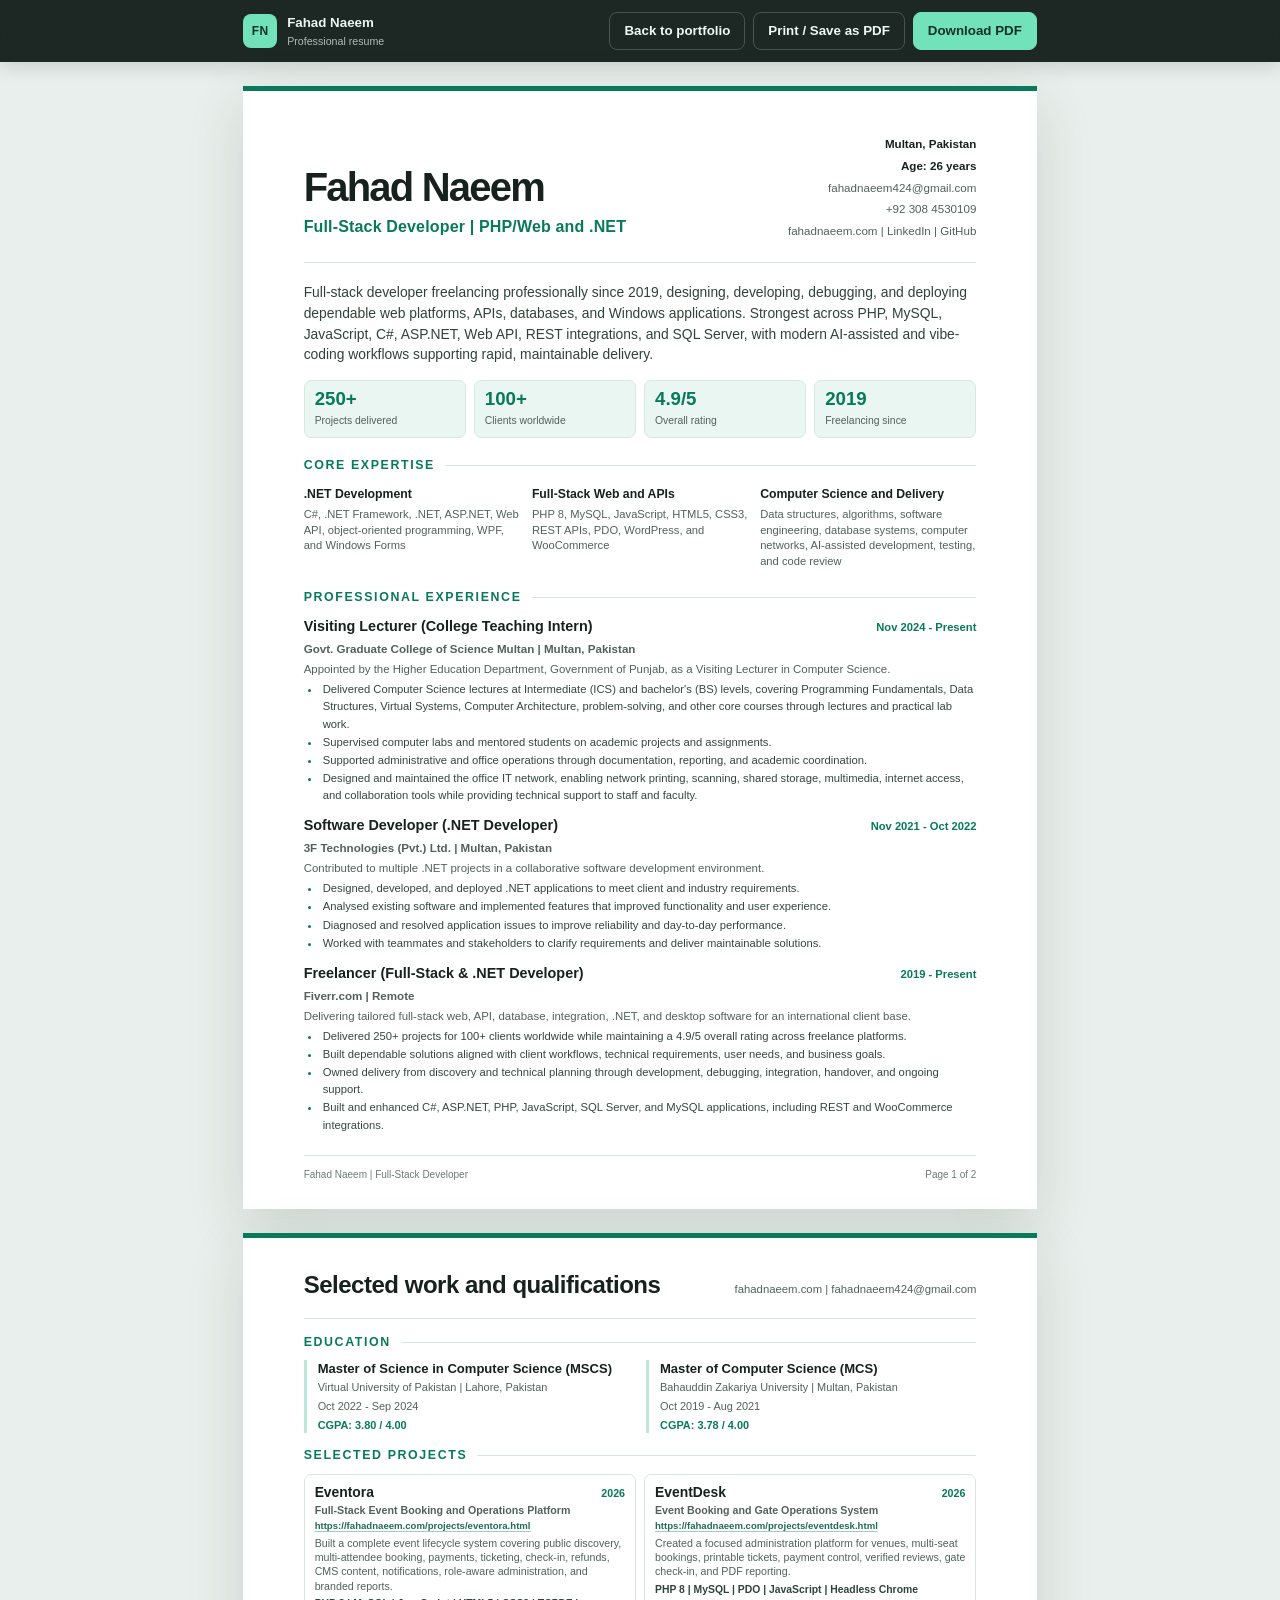
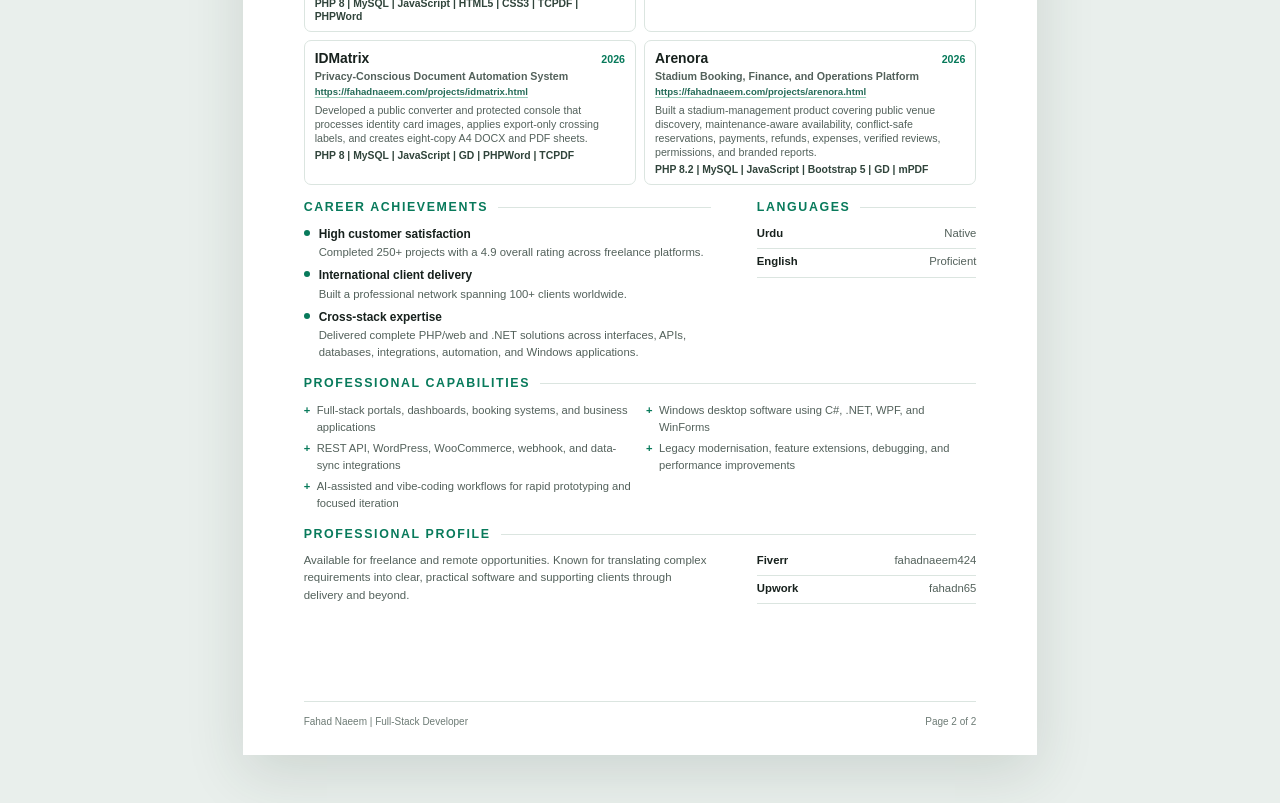
<file: assets/docs/resume.html>
<!doctype html>
<html lang="en">
<head>
  <meta charset="utf-8">
  <meta name="viewport" content="width=device-width, initial-scale=1">
  <meta name="description" content="Resume of Fahad Naeem, a full-stack developer specialising in PHP, MySQL, JavaScript, C#, ASP.NET, Web API, and SQL.">
  <meta name="color-scheme" content="light">
  <title>Fahad Naeem | Full-Stack Developer - Resume</title>
  <style>
    :root {
      --ink: #17211d;
      --muted: #53615b;
      --line: #dbe5e0;
      --accent: #087a5b;
      --accent-soft: #eaf6f1;
      --paper: #ffffff;
      --canvas: #e9efec;
    }

    * { box-sizing: border-box; }

    html { scroll-behavior: smooth; }

    body {
      margin: 0;
      background: var(--canvas);
      color: var(--ink);
      font-family: Inter, "Segoe UI", Arial, sans-serif;
      font-size: 10pt;
      line-height: 1.52;
      -webkit-font-smoothing: antialiased;
    }

    a { color: inherit; text-decoration: none; }
    a:hover { color: var(--accent); }

    .resume-toolbar {
      position: sticky;
      top: 0;
      z-index: 10;
      display: flex;
      align-items: center;
      justify-content: space-between;
      gap: 20px;
      padding: 12px max(18px, calc((100vw - 210mm) / 2));
      color: #eaf6f1;
      background: rgba(20, 31, 27, .96);
      box-shadow: 0 4px 20px rgba(15, 31, 24, .16);
      backdrop-filter: blur(12px);
    }

    .toolbar-brand { display: flex; align-items: center; gap: 10px; }
    .toolbar-mark {
      display: grid;
      width: 34px;
      height: 34px;
      place-items: center;
      border-radius: 8px;
      color: #123127;
      background: #72e2ba;
      font-size: 9pt;
      font-weight: 800;
      letter-spacing: .04em;
    }
    .toolbar-brand strong { display: block; font-size: 10pt; }
    .toolbar-brand small { display: block; color: #aebdb6; font-size: 8pt; }
    .toolbar-actions { display: flex; align-items: center; gap: 8px; }
    .toolbar-button {
      display: inline-flex;
      min-height: 38px;
      align-items: center;
      justify-content: center;
      gap: 7px;
      padding: 8px 14px;
      border: 1px solid #46544e;
      border-radius: 8px;
      color: #eef8f4;
      background: transparent;
      font: inherit;
      font-weight: 700;
      cursor: pointer;
    }
    .toolbar-button:hover { color: #fff; border-color: #72e2ba; }
    .toolbar-button.primary { color: #123127; border-color: #72e2ba; background: #72e2ba; }

    .resume {
      width: 210mm;
      margin: 24px auto 48px;
    }

    .sheet {
      position: relative;
      width: 210mm;
      min-height: 297mm;
      padding: 15mm 16mm 13mm;
      overflow: hidden;
      background: var(--paper);
      box-shadow: 0 18px 55px rgba(33, 54, 45, .14);
    }

    .sheet + .sheet { margin-top: 24px; }
    .sheet::before {
      position: absolute;
      top: 0;
      left: 0;
      width: 100%;
      height: 5px;
      background: var(--accent);
      content: "";
    }

    .resume-header {
      display: grid;
      grid-template-columns: 1.2fr .8fr;
      gap: 16mm;
      align-items: end;
      padding-bottom: 8mm;
      border-bottom: 1px solid var(--line);
    }

    .name {
      margin: 0;
      font-size: 30pt;
      font-weight: 800;
      line-height: 1;
      letter-spacing: -.045em;
    }
    .headline {
      margin: 8px 0 0;
      color: var(--accent);
      font-size: 12pt;
      font-weight: 750;
      letter-spacing: .01em;
    }
    .contact-list {
      display: grid;
      gap: 4px;
      margin: 0;
      padding: 0;
      list-style: none;
      color: var(--muted);
      font-size: 8.7pt;
      text-align: right;
    }
    .contact-list strong { color: var(--ink); font-weight: 650; }

    .summary {
      margin: 7mm 0 0;
      color: #31423a;
      font-size: 10.4pt;
      line-height: 1.58;
    }

    .metrics {
      display: grid;
      grid-template-columns: repeat(4, 1fr);
      gap: 8px;
      margin: 6mm 0 0;
    }
    .metric {
      padding: 10px 11px;
      border: 1px solid #d8e9e2;
      border-radius: 7px;
      background: var(--accent-soft);
    }
    .metric strong { display: block; color: var(--accent); font-size: 14pt; line-height: 1.1; }
    .metric span { display: block; margin-top: 3px; color: var(--muted); font-size: 7.8pt; }

    .section { margin-top: 7mm; }
    .section-title {
      display: flex;
      align-items: center;
      gap: 10px;
      margin: 0 0 4mm;
      color: var(--accent);
      font-size: 9.3pt;
      font-weight: 800;
      letter-spacing: .13em;
      text-transform: uppercase;
    }
    .section-title::after { flex: 1; height: 1px; background: var(--line); content: ""; }

    .skill-groups {
      display: grid;
      grid-template-columns: repeat(3, 1fr);
      gap: 12px;
    }
    .skill-group h3 { margin: 0 0 4px; font-size: 9.2pt; }
    .skill-group p { margin: 0; color: var(--muted); font-size: 8.4pt; line-height: 1.45; }

    .experience-item,
    .education-item,
    .project { break-inside: avoid; }

    .experience-item + .experience-item { margin-top: 5mm; }
    .item-heading {
      display: grid;
      grid-template-columns: 1fr auto;
      gap: 10px;
      align-items: baseline;
    }
    .item-heading h3 { margin: 0; font-size: 10.8pt; }
    .item-period { color: var(--accent); font-size: 8.4pt; font-weight: 750; white-space: nowrap; }
    .item-company { margin: 2px 0 0; color: var(--muted); font-size: 8.7pt; font-weight: 650; }
    .item-summary { margin: 5px 0 0; color: var(--muted); font-size: 8.6pt; }
    .bullet-list { margin: 5px 0 0; padding-left: 17px; color: #36473f; font-size: 8.45pt; }
    .bullet-list li { margin: 2px 0; padding-left: 2px; }
    .bullet-list li::marker { color: var(--accent); }

    .page-heading {
      display: flex;
      align-items: baseline;
      justify-content: space-between;
      gap: 20px;
      padding-bottom: 6mm;
      border-bottom: 1px solid var(--line);
    }
    .page-heading h2 { margin: 0; font-size: 18pt; letter-spacing: -.02em; }
    .page-heading p { margin: 0; color: var(--muted); font-size: 8.5pt; }

    .project-grid { display: grid; grid-template-columns: 1fr 1fr; gap: 11px; }
    .project {
      padding: 11px 12px;
      border: 1px solid var(--line);
      border-radius: 7px;
    }
    .project-top { display: flex; align-items: baseline; justify-content: space-between; gap: 10px; }
    .project h3 { margin: 0; font-size: 10.4pt; }
    .project-year { color: var(--accent); font-size: 8pt; font-weight: 750; }
    .project-role { margin: 2px 0 5px; color: var(--accent); font-size: 8pt; font-weight: 700; }
    .project-link {
      display: block;
      margin: 0 0 4px;
      color: #246b57;
      font-size: 7.2pt;
      font-weight: 650;
      text-decoration: underline;
      text-decoration-color: #9ccfbd;
      text-underline-offset: 2px;
    }
    .project-link:hover { color: var(--accent); text-decoration-color: currentColor; }
    .project p { margin: 0; color: var(--muted); font-size: 8.25pt; line-height: 1.45; }
    .tech-line { margin-top: 6px !important; color: #30443b !important; font-size: 7.8pt !important; font-weight: 650; }

    .education-list { display: grid; grid-template-columns: 1fr 1fr; gap: 12px; }
    .education-item {
      padding-left: 11px;
      border-left: 3px solid #bfe7d7;
    }
    .education-item h3 { margin: 0; font-size: 9.8pt; line-height: 1.35; }
    .education-item p { margin: 3px 0 0; color: var(--muted); font-size: 8.2pt; }
    .education-score { color: var(--accent) !important; font-weight: 750; }

    .two-column { display: grid; grid-template-columns: 1.3fr .7fr; gap: 12mm; }
    .achievement-list { margin: 0; padding: 0; list-style: none; }
    .achievement-list li { position: relative; margin-top: 8px; padding-left: 15px; color: var(--muted); font-size: 8.5pt; }
    .achievement-list li:first-child { margin-top: 0; }
    .achievement-list li::before { position: absolute; top: 5px; left: 0; width: 6px; height: 6px; border-radius: 50%; background: var(--accent); content: ""; }
    .achievement-list strong { display: block; margin-bottom: 1px; color: var(--ink); font-size: 8.9pt; }

    .compact-list { display: grid; gap: 7px; margin: 0; padding: 0; list-style: none; }
    .compact-list li { display: flex; justify-content: space-between; gap: 10px; padding-bottom: 6px; border-bottom: 1px solid var(--line); font-size: 8.5pt; }
    .compact-list span { color: var(--muted); text-align: right; }

    .capabilities {
      display: grid;
      grid-template-columns: repeat(2, 1fr);
      gap: 7px 12px;
      margin: 0;
      padding: 0;
      list-style: none;
      color: var(--muted);
      font-size: 8.4pt;
    }
    .capabilities li { position: relative; padding-left: 13px; }
    .capabilities li::before { position: absolute; left: 0; color: var(--accent); content: "+"; font-weight: 800; }

    .sheet:nth-child(2) { padding-top: 9mm; padding-bottom: 11mm; }
    .sheet:nth-child(2) .page-heading { padding-bottom: 4mm; }
    .sheet:nth-child(2) .section { margin-top: 3.5mm; }
    .sheet:nth-child(2) .section-title { margin-bottom: 2.2mm; }
    .sheet:nth-child(2) .project-grid { gap: 8px; }
    .sheet:nth-child(2) .project { padding: 7px 10px; }
    .sheet:nth-child(2) .project-role { margin-bottom: 2px; }
    .sheet:nth-child(2) .project-link { margin-bottom: 3px; }
    .sheet:nth-child(2) .project p { font-size: 8pt; line-height: 1.32; }
    .sheet:nth-child(2) .tech-line { margin-top: 4px !important; }
    .sheet:nth-child(2) .education-item p { margin-top: 2px; }
    .sheet:nth-child(2) .achievement-list li { margin-top: 5px; }
    .sheet:nth-child(2) .compact-list { gap: 4px; }
    .sheet:nth-child(2) .capabilities { gap: 4px 12px; }

    .sheet:first-child { padding-top: 13mm; }
    .sheet:first-child .resume-header { padding-bottom: 6mm; }
    .sheet:first-child .summary { margin-top: 5mm; line-height: 1.5; }
    .sheet:first-child .metrics { margin-top: 4mm; }
    .sheet:first-child .metric { padding: 8px 10px; }
    .sheet:first-child .section { margin-top: 5mm; }
    .sheet:first-child .section-title { margin-bottom: 2.5mm; }
    .sheet:first-child .skill-group p { line-height: 1.38; }
    .sheet:first-child .experience-item + .experience-item { margin-top: 3mm; }
    .sheet:first-child .item-summary,
    .sheet:first-child .bullet-list { margin-top: 3px; }
    .sheet:first-child .bullet-list li { margin: 1px 0; }

    .resume-footer {
      position: absolute;
      right: 16mm;
      bottom: 7mm;
      left: 16mm;
      display: flex;
      justify-content: space-between;
      padding-top: 3mm;
      border-top: 1px solid var(--line);
      color: #6d7b75;
      font-size: 7.5pt;
    }

    @media screen and (max-width: 860px) {
      body { font-size: 11pt; }
      .resume-toolbar { position: relative; padding: 12px 16px; }
      .toolbar-brand small { display: none; }
      .toolbar-button.secondary { display: none; }
      .resume { width: auto; margin: 0; }
      .sheet { width: auto; min-height: 0; padding: 32px 24px 64px; box-shadow: none; }
      .sheet + .sheet { margin-top: 12px; }
      .resume-header { grid-template-columns: 1fr; gap: 20px; }
      .contact-list { text-align: left; }
      .metrics, .skill-groups, .project-grid, .education-list, .two-column { grid-template-columns: 1fr; }
      .page-heading { align-items: flex-start; flex-direction: column; }
      .resume-footer { right: 24px; bottom: 22px; left: 24px; }
    }

    @page { size: A4; margin: 0; }

    @media print {
      body { background: #fff; print-color-adjust: exact; -webkit-print-color-adjust: exact; }
      .resume-toolbar { display: none !important; }
      .resume { width: 210mm; margin: 0; }
      .sheet { width: 210mm; height: 297mm; min-height: 297mm; padding: 15mm 16mm 13mm; box-shadow: none; break-after: page; page-break-after: always; }
      .sheet + .sheet { margin-top: 0; }
      .sheet:last-child { break-after: auto; page-break-after: auto; }
      .resume-header { grid-template-columns: 1.2fr .8fr; gap: 16mm; }
      .contact-list { text-align: right; }
      .metrics { grid-template-columns: repeat(4, 1fr); }
      .skill-groups { grid-template-columns: repeat(3, 1fr); }
      .project-grid, .education-list { grid-template-columns: 1fr 1fr; }
      .two-column { grid-template-columns: 1.3fr .7fr; }
      .page-heading { align-items: baseline; flex-direction: row; }
      .resume-footer { right: 16mm; bottom: 7mm; left: 16mm; }
      a { color: inherit; }
    }
  </style>
</head>
<body>
  <header class="resume-toolbar" aria-label="Resume actions">
    <a class="toolbar-brand" href="https://fahadnaeem.com/" aria-label="Return to Fahad Naeem portfolio">
      <span class="toolbar-mark" aria-hidden="true">FN</span>
      <span><strong>Fahad Naeem</strong><small>Professional resume</small></span>
    </a>
    <div class="toolbar-actions">
      <a class="toolbar-button secondary" href="https://fahadnaeem.com/">Back to portfolio</a>
      <button class="toolbar-button secondary" type="button" onclick="window.print()">Print / Save as PDF</button>
      <a class="toolbar-button primary" href="https://fahadnaeem.com/assets/docs/Fahad-Naeem-Resume.pdf" download>Download PDF</a>
    </div>
  </header>

  <main class="resume" aria-label="Resume of Fahad Naeem">
    <article class="sheet">
      <header class="resume-header">
        <div>
          <h1 class="name">Fahad Naeem</h1>
          <p class="headline">Full-Stack Developer | PHP/Web and .NET</p>
        </div>
        <ul class="contact-list" aria-label="Contact details">
          <li><strong>Multan, Pakistan</strong></li>
          <li><strong>Age: 26 years</strong></li>
          <li><a href="mailto:fahadnaeem424@gmail.com">fahadnaeem424@gmail.com</a></li>
          <li><a href="tel:+923084530109">+92 308 4530109</a></li>
          <li><a href="https://fahadnaeem.com">fahadnaeem.com</a> | <a href="https://www.linkedin.com/in/fahadnaeem424/">LinkedIn</a> | <a href="https://github.com/FahadNaeem424">GitHub</a></li>
        </ul>
      </header>

      <p class="summary">Full-stack developer freelancing professionally since 2019, designing, developing, debugging, and deploying dependable web platforms, APIs, databases, and Windows applications. Strongest across PHP, MySQL, JavaScript, C#, ASP.NET, Web API, REST integrations, and SQL Server, with modern AI-assisted and vibe-coding workflows supporting rapid, maintainable delivery.</p>

      <section class="metrics" aria-label="Career highlights">
        <div class="metric"><strong>250+</strong><span>Projects delivered</span></div>
        <div class="metric"><strong>100+</strong><span>Clients worldwide</span></div>
        <div class="metric"><strong>4.9/5</strong><span>Overall rating</span></div>
        <div class="metric"><strong>2019</strong><span>Freelancing since</span></div>
      </section>

      <section class="section" aria-labelledby="skills-title">
        <h2 class="section-title" id="skills-title">Core expertise</h2>
        <div class="skill-groups">
          <div class="skill-group">
            <h3>.NET Development</h3>
            <p>C#, .NET Framework, .NET, ASP.NET, Web API, object-oriented programming, WPF, and Windows Forms</p>
          </div>
          <div class="skill-group">
            <h3>Full-Stack Web and APIs</h3>
            <p>PHP 8, MySQL, JavaScript, HTML5, CSS3, REST APIs, PDO, WordPress, and WooCommerce</p>
          </div>
          <div class="skill-group">
            <h3>Computer Science and Delivery</h3>
            <p>Data structures, algorithms, software engineering, database systems, computer networks, AI-assisted development, testing, and code review</p>
          </div>
        </div>
      </section>

      <section class="section" aria-labelledby="experience-title">
        <h2 class="section-title" id="experience-title">Professional experience</h2>

        <article class="experience-item">
          <div class="item-heading">
            <h3>Visiting Lecturer (College Teaching Intern)</h3>
            <span class="item-period">Nov 2024 - Present</span>
          </div>
          <p class="item-company"><a href="https://gcsmultan.edu.pk/">Govt. Graduate College of Science Multan</a> | Multan, Pakistan</p>
          <p class="item-summary">Appointed by the Higher Education Department, Government of Punjab, as a Visiting Lecturer in Computer Science.</p>
          <ul class="bullet-list">
            <li>Delivered Computer Science lectures at Intermediate (ICS) and bachelor's (BS) levels, covering Programming Fundamentals, Data Structures, Virtual Systems, Computer Architecture, problem-solving, and other core courses through lectures and practical lab work.</li>
            <li>Supervised computer labs and mentored students on academic projects and assignments.</li>
            <li>Supported administrative and office operations through documentation, reporting, and academic coordination.</li>
            <li>Designed and maintained the office IT network, enabling network printing, scanning, shared storage, multimedia, internet access, and collaboration tools while providing technical support to staff and faculty.</li>
          </ul>
        </article>

        <article class="experience-item">
          <div class="item-heading">
            <h3>Software Developer (.NET Developer)</h3>
            <span class="item-period">Nov 2021 - Oct 2022</span>
          </div>
          <p class="item-company">3F Technologies (Pvt.) Ltd. | Multan, Pakistan</p>
          <p class="item-summary">Contributed to multiple .NET projects in a collaborative software development environment.</p>
          <ul class="bullet-list">
            <li>Designed, developed, and deployed .NET applications to meet client and industry requirements.</li>
            <li>Analysed existing software and implemented features that improved functionality and user experience.</li>
            <li>Diagnosed and resolved application issues to improve reliability and day-to-day performance.</li>
            <li>Worked with teammates and stakeholders to clarify requirements and deliver maintainable solutions.</li>
          </ul>
        </article>

        <article class="experience-item">
          <div class="item-heading">
            <h3>Freelancer (Full-Stack &amp; .NET Developer)</h3>
            <span class="item-period">2019 - Present</span>
          </div>
          <p class="item-company">Fiverr.com | Remote</p>
          <p class="item-summary">Delivering tailored full-stack web, API, database, integration, .NET, and desktop software for an international client base.</p>
          <ul class="bullet-list">
            <li>Delivered 250+ projects for 100+ clients worldwide while maintaining a 4.9/5 overall rating across freelance platforms.</li>
            <li>Built dependable solutions aligned with client workflows, technical requirements, user needs, and business goals.</li>
            <li>Owned delivery from discovery and technical planning through development, debugging, integration, handover, and ongoing support.</li>
            <li>Built and enhanced C#, ASP.NET, PHP, JavaScript, SQL Server, and MySQL applications, including REST and WooCommerce integrations.</li>
          </ul>
        </article>
      </section>

      <footer class="resume-footer"><span>Fahad Naeem | Full-Stack Developer</span><span>Page 1 of 2</span></footer>
    </article>

    <article class="sheet">
      <header class="page-heading">
        <h2>Selected work and qualifications</h2>
        <p><a href="https://fahadnaeem.com">fahadnaeem.com</a> | <a href="mailto:fahadnaeem424@gmail.com">fahadnaeem424@gmail.com</a></p>
      </header>

      <section class="section" aria-labelledby="education-title">
        <h2 class="section-title" id="education-title">Education</h2>
        <div class="education-list">
          <article class="education-item">
            <h3>Master of Science in Computer Science (MSCS)</h3>
            <p>Virtual University of Pakistan | Lahore, Pakistan</p>
            <p>Oct 2022 - Sep 2024</p>
            <p class="education-score">CGPA: 3.80 / 4.00</p>
          </article>
          <article class="education-item">
            <h3>Master of Computer Science (MCS)</h3>
            <p>Bahauddin Zakariya University | Multan, Pakistan</p>
            <p>Oct 2019 - Aug 2021</p>
            <p class="education-score">CGPA: 3.78 / 4.00</p>
          </article>
        </div>
      </section>

      <section class="section" aria-labelledby="projects-title">
        <h2 class="section-title" id="projects-title">Selected projects</h2>
        <div class="project-grid">
          <article class="project">
            <div class="project-top"><h3><a href="https://fahadnaeem.com/projects/eventora.html">Eventora</a></h3><span class="project-year">2026</span></div>
            <p class="project-role">Full-Stack Event Booking and Operations Platform</p>
            <a class="project-link" href="https://fahadnaeem.com/projects/eventora.html">https://fahadnaeem.com/projects/eventora.html</a>
            <p>Built a complete event lifecycle system covering public discovery, multi-attendee booking, payments, ticketing, check-in, refunds, CMS content, notifications, role-aware administration, and branded reports.</p>
            <p class="tech-line">PHP 8 | MySQL | JavaScript | HTML5 | CSS3 | TCPDF | PHPWord</p>
          </article>
          <article class="project">
            <div class="project-top"><h3><a href="https://fahadnaeem.com/projects/eventdesk.html">EventDesk</a></h3><span class="project-year">2026</span></div>
            <p class="project-role">Event Booking and Gate Operations System</p>
            <a class="project-link" href="https://fahadnaeem.com/projects/eventdesk.html">https://fahadnaeem.com/projects/eventdesk.html</a>
            <p>Created a focused administration platform for venues, multi-seat bookings, printable tickets, payment control, verified reviews, gate check-in, and PDF reporting.</p>
            <p class="tech-line">PHP 8 | MySQL | PDO | JavaScript | Headless Chrome</p>
          </article>
          <article class="project">
            <div class="project-top"><h3><a href="https://fahadnaeem.com/projects/idmatrix.html">IDMatrix</a></h3><span class="project-year">2026</span></div>
            <p class="project-role">Privacy-Conscious Document Automation System</p>
            <a class="project-link" href="https://fahadnaeem.com/projects/idmatrix.html">https://fahadnaeem.com/projects/idmatrix.html</a>
            <p>Developed a public converter and protected console that processes identity card images, applies export-only crossing labels, and creates eight-copy A4 DOCX and PDF sheets.</p>
            <p class="tech-line">PHP 8 | MySQL | JavaScript | GD | PHPWord | TCPDF</p>
          </article>
          <article class="project">
            <div class="project-top"><h3><a href="https://fahadnaeem.com/projects/arenora.html">Arenora</a></h3><span class="project-year">2026</span></div>
            <p class="project-role">Stadium Booking, Finance, and Operations Platform</p>
            <a class="project-link" href="https://fahadnaeem.com/projects/arenora.html">https://fahadnaeem.com/projects/arenora.html</a>
            <p>Built a stadium-management product covering public venue discovery, maintenance-aware availability, conflict-safe reservations, payments, refunds, expenses, verified reviews, permissions, and branded reports.</p>
            <p class="tech-line">PHP 8.2 | MySQL | JavaScript | Bootstrap 5 | GD | mPDF</p>
          </article>
        </div>
      </section>

      <div class="two-column">
        <section class="section" aria-labelledby="achievements-title">
          <h2 class="section-title" id="achievements-title">Career achievements</h2>
          <ul class="achievement-list">
            <li><strong>High customer satisfaction</strong>Completed 250+ projects with a 4.9 overall rating across freelance platforms.</li>
            <li><strong>International client delivery</strong>Built a professional network spanning 100+ clients worldwide.</li>
            <li><strong>Cross-stack expertise</strong>Delivered complete PHP/web and .NET solutions across interfaces, APIs, databases, integrations, automation, and Windows applications.</li>
          </ul>
        </section>

        <section class="section" aria-labelledby="languages-title">
          <h2 class="section-title" id="languages-title">Languages</h2>
          <ul class="compact-list">
            <li><strong>Urdu</strong><span>Native</span></li>
            <li><strong>English</strong><span>Proficient</span></li>
          </ul>
        </section>
      </div>

      <section class="section" aria-labelledby="capabilities-title">
        <h2 class="section-title" id="capabilities-title">Professional capabilities</h2>
        <ul class="capabilities">
          <li>Full-stack portals, dashboards, booking systems, and business applications</li>
          <li>Windows desktop software using C#, .NET, WPF, and WinForms</li>
          <li>REST API, WordPress, WooCommerce, webhook, and data-sync integrations</li>
          <li>Legacy modernisation, feature extensions, debugging, and performance improvements</li>
          <li>AI-assisted and vibe-coding workflows for rapid prototyping and focused iteration</li>
        </ul>
      </section>

      <section class="section" aria-labelledby="profile-title">
        <h2 class="section-title" id="profile-title">Professional profile</h2>
        <div class="two-column">
          <p class="item-summary" style="margin:0">Available for freelance and remote opportunities. Known for translating complex requirements into clear, practical software and supporting clients through delivery and beyond.</p>
          <ul class="compact-list">
            <li><strong>Fiverr</strong><span>fahadnaeem424</span></li>
            <li><strong>Upwork</strong><span>fahadn65</span></li>
          </ul>
        </div>
      </section>

      <footer class="resume-footer"><span>Fahad Naeem | Full-Stack Developer</span><span>Page 2 of 2</span></footer>
    </article>
  </main>
</body>
</html>
</file>
